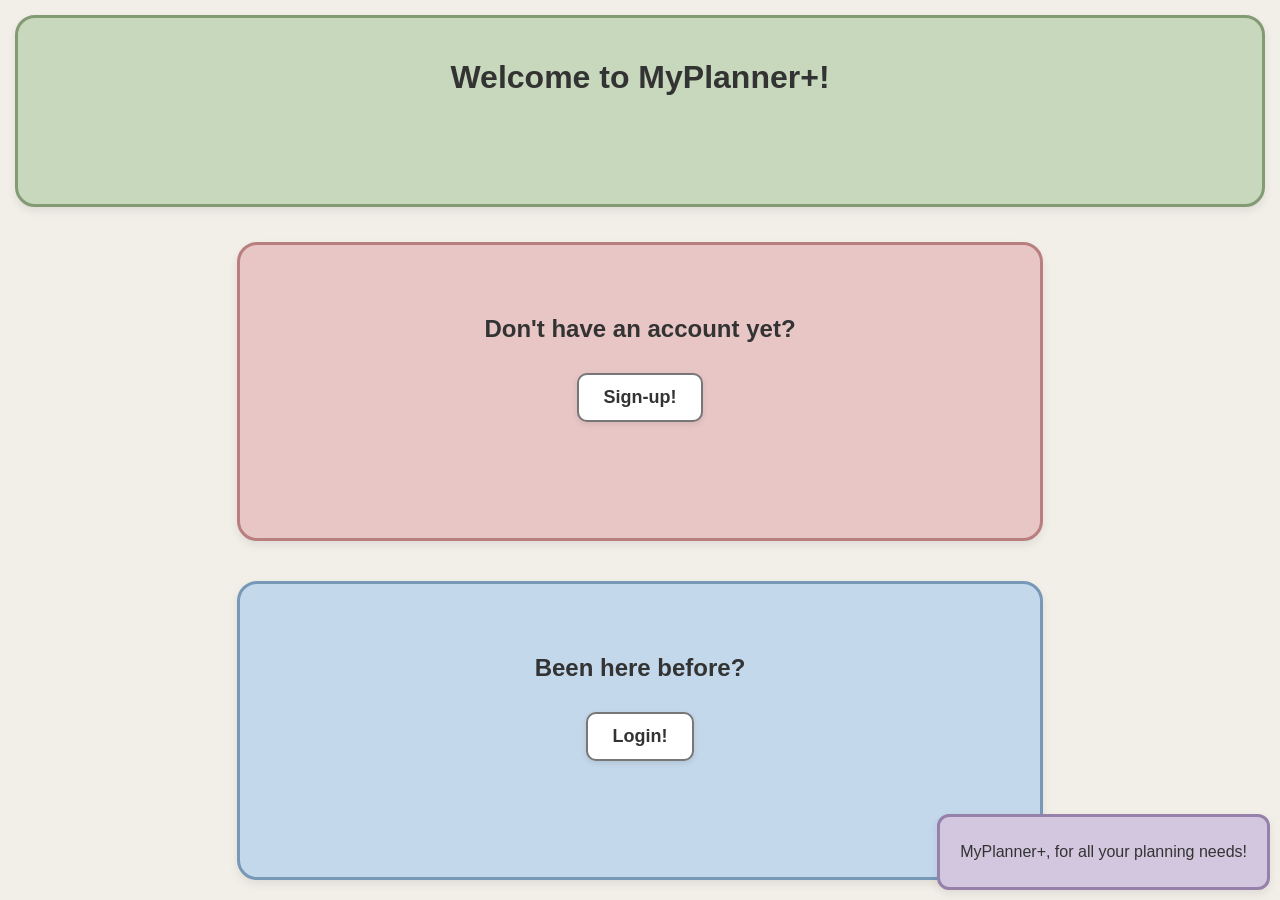
<file: Landing Page/index.html>
<!DOCTYPE html>
<html lang="en">
<head>
    <meta charset="utf-8">
    <meta name="author" content="Group 4">
    <meta name="description" content="Landing page for MyPlanner+">
    <title>MyPlanner+</title>
    <link rel="stylesheet" href="style.css">
</head>
<body>
    <header>
        <h1>Welcome to MyPlanner+!</h1>
    </header>

    <section>
        <h2>Don't have an account yet?</h2>
        <a href="signup.html">Sign-up!</a>
    </section>

    <section>
        <h2>Been here before?</h2>
        <a href="login.html">Login!</a>
    </section>

    <footer>
        <p>MyPlanner+, for all your planning needs!</p>
    </footer>
</body>
</html>
</file>
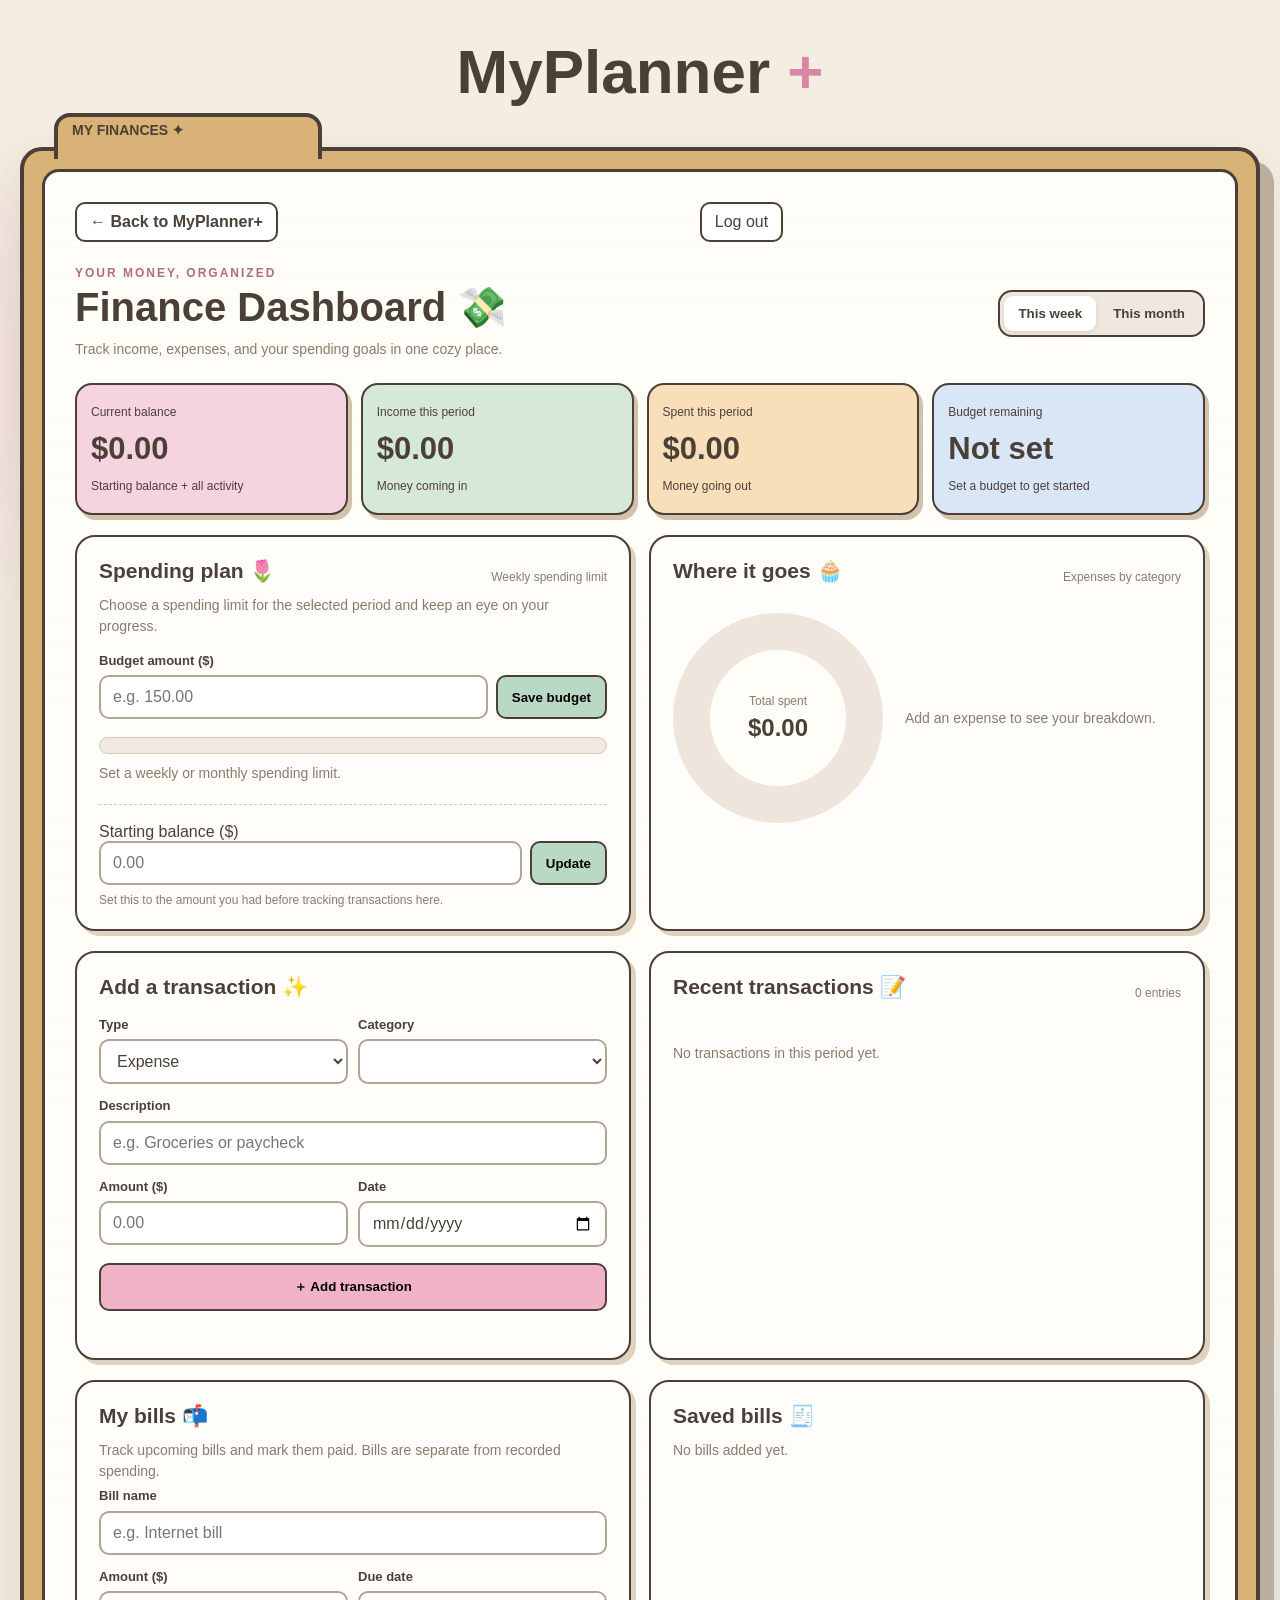
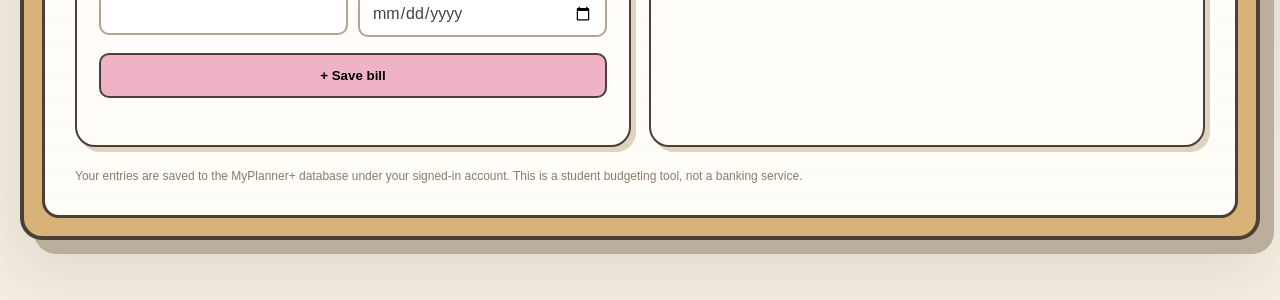
<file: finance.html>
<!DOCTYPE html>
<html lang="en">
  <head>
    <meta charset="utf-8"/>
    <meta content="width=device-width, initial-scale=1.0" name="viewport"/>
    <title>
      MyPlanner+ Finance
    </title>
    <link href="css/finance.css" rel="stylesheet"/>
    <script defer src="js/api.js"></script>
    <script defer="" src="js/finance.js">
    </script>
  </head>
  <body>
    <h1 class="app-title">
      MyPlanner
      <span>
        +
      </span>
    </h1>
    <main class="folder">
      <div class="folder-label">
        MY FINANCES ✦
      </div>
      <section class="paper finance-page" id="financePage">
        <div class="topline">
          <a class="back-link" href="MyPlannerPlus.html">
            ← Back to MyPlanner+
          </a>
          <button class="back-link" id="logoutButton" type="button">Log out</button>
          <span class="finance-muted" id="financePeriodDate">
          </span>
        </div>
        <div class="finance-heading">
          <div>
            <div class="finance-eyebrow">
              YOUR MONEY, ORGANIZED
            </div>
            <h2>
              Finance Dashboard 💸
            </h2>
            <p class="finance-muted">
              Track income, expenses, and your spending goals in one cozy place.
            </p>
          </div>
          <div aria-label="Summary period" class="finance-period">
            <button class="active" id="financeWeek" type="button">
              This week
            </button>
            <button id="financeMonth" type="button">
              This month
            </button>
          </div>
        </div>
        <div class="finance-stats">
          <article class="finance-stat balance">
            <span>
              Current balance
            </span>
            <strong id="financeBalance">
              $0.00
            </strong>
            <small>
              Starting balance + all activity
            </small>
          </article>
          <article class="finance-stat earned">
            <span>
              Income this period
            </span>
            <strong id="financeIncome">
              $0.00
            </strong>
            <small>
              Money coming in
            </small>
          </article>
          <article class="finance-stat spent">
            <span>
              Spent this period
            </span>
            <strong id="financeSpent">
              $0.00
            </strong>
            <small>
              Money going out
            </small>
          </article>
          <article class="finance-stat remaining">
            <span>
              Budget remaining
            </span>
            <strong id="financeRemaining">
              Not set
            </strong>
            <small id="financeBudgetHint">
              Set a budget to get started
            </small>
          </article>
        </div>
        <div class="finance-panels">
          <section class="finance-panel">
            <div class="finance-panel-title">
              <h3>
                Spending plan 🌷
              </h3>
              <span id="financePeriodLabel">
                Weekly spending limit
              </span>
            </div>
            <p class="finance-muted">
              Choose a spending limit for the selected period and keep an eye on your progress.
            </p>
            <form class="finance-inline-form" id="budgetForm">
              <label for="budgetAmount">
                Budget amount ($)
              </label>
              <div class="finance-input-row">
                <input id="budgetAmount" max="99999999.99" min="0" placeholder="e.g. 150.00" required="" step="0.01" type="number"/>
                <button type="submit">
                  Save budget
                </button>
              </div>
            </form>
            <div aria-label="Budget used" aria-valuemax="100" aria-valuemin="0" aria-valuenow="0" class="finance-progress" id="budgetProgress" role="progressbar">
              <div id="budgetProgressFill">
              </div>
            </div>
            <p class="finance-muted" id="budgetSummary">
              Set a weekly or monthly spending limit.
            </p>
            <form class="starting-balance" id="startingBalanceForm">
              <label for="startingBalance">
                Starting balance ($)
              </label>
              <div class="finance-input-row">
                <input id="startingBalance" max="99999999.99" min="0" placeholder="0.00" required="" step="0.01" type="number"/>
                <button type="submit">
                  Update
                </button>
              </div>
              <p class="finance-footnote">
                Set this to the amount you had before tracking transactions here.
              </p>
            </form>
          </section>
          <section class="finance-panel">
            <div class="finance-panel-title">
              <h3>
                Where it goes 🧁
              </h3>
              <span>
                Expenses by category
              </span>
            </div>
            <div class="finance-chart-row">
              <div aria-label="No expenses for this period" class="finance-donut" id="financeDonut" role="img">
                <div class="finance-donut-center">
                  <span>
                    Total spent
                  </span>
                  <strong id="financeDonutTotal">
                    $0.00
                  </strong>
                </div>
              </div>
              <div class="finance-legend" id="financeLegend">
                <p class="finance-muted">
                  Add an expense to see your breakdown.
                </p>
              </div>
            </div>
          </section>
        </div>
        <div class="finance-panels">
          <section class="finance-panel">
            <h3>
              Add a transaction ✨
            </h3>
            <form class="finance-transaction-form" id="transactionForm">
              <div class="finance-form-grid">
                <div>
                  <label for="transactionType">
                    Type
                  </label>
                  <select id="transactionType">
                    <option value="expense">
                      Expense
                    </option>
                    <option value="income">
                      Income
                    </option>
                  </select>
                </div>
                <div>
                  <label for="transactionCategory">
                    Category
                  </label>
                  <select id="transactionCategory">
                  </select>
                </div>
              </div>
              <label for="transactionDescription">
                Description
              </label>
              <input id="transactionDescription" maxlength="100" placeholder="e.g. Groceries or paycheck" required=""/>
              <div class="finance-form-grid">
                <div>
                  <label for="transactionAmount">
                    Amount ($)
                  </label>
                  <input id="transactionAmount" max="99999999.99" min="0.01" placeholder="0.00" required="" step="0.01" type="number"/>
                </div>
                <div>
                  <label for="transactionDate">
                    Date
                  </label>
                  <input id="transactionDate" required="" type="date"/>
                </div>
              </div>
              <button class="finance-add-button" type="submit">
                ＋ Add transaction
              </button>
              <p aria-live="polite" class="finance-message" id="financeMessage">
              </p>
            </form>
          </section>
          <section class="finance-panel">
            <div class="finance-panel-title">
              <h3>
                Recent transactions 📝
              </h3>
              <span id="transactionCount">
                0 entries
              </span>
            </div>
            <div class="finance-transaction-list" id="transactionList">
              <p class="finance-muted finance-empty">
                No transactions in this period yet.
              </p>
            </div>
          </section>
        </div>
        <div class="finance-panels">
          <section class="finance-panel">
            <h3>My bills 📬</h3>
            <p class="finance-muted">Track upcoming bills and mark them paid. Bills are separate from recorded spending.</p>
            <form id="billForm" class="finance-transaction-form">
              <label for="billName">Bill name</label>
              <input id="billName" maxlength="255" placeholder="e.g. Internet bill" required>
              <div class="finance-form-grid">
                <div><label for="billAmount">Amount ($)</label>
                  <input id="billAmount" type="number" min="0" max="99999999.99" step="0.01" required></div>
                <div><label for="billDueDate">Due date</label>
                  <input id="billDueDate" type="date"></div>
              </div>
              <button class="finance-add-button" type="submit">+ Save bill</button>
              <p id="billMessage" class="finance-message" role="status"></p>
            </form>
          </section>
          <section class="finance-panel">
            <h3>Saved bills 🧾</h3>
            <div id="billList" class="finance-transaction-list">
              <p class="finance-muted">No bills added yet.</p>
            </div>
          </section>
        </div>
        <p class="notice">Your entries are saved to the MyPlanner+ database under your signed-in account. This is a student budgeting tool, not a banking service.</p>
      </section>
    </main>
  </body>
</html>
</file>
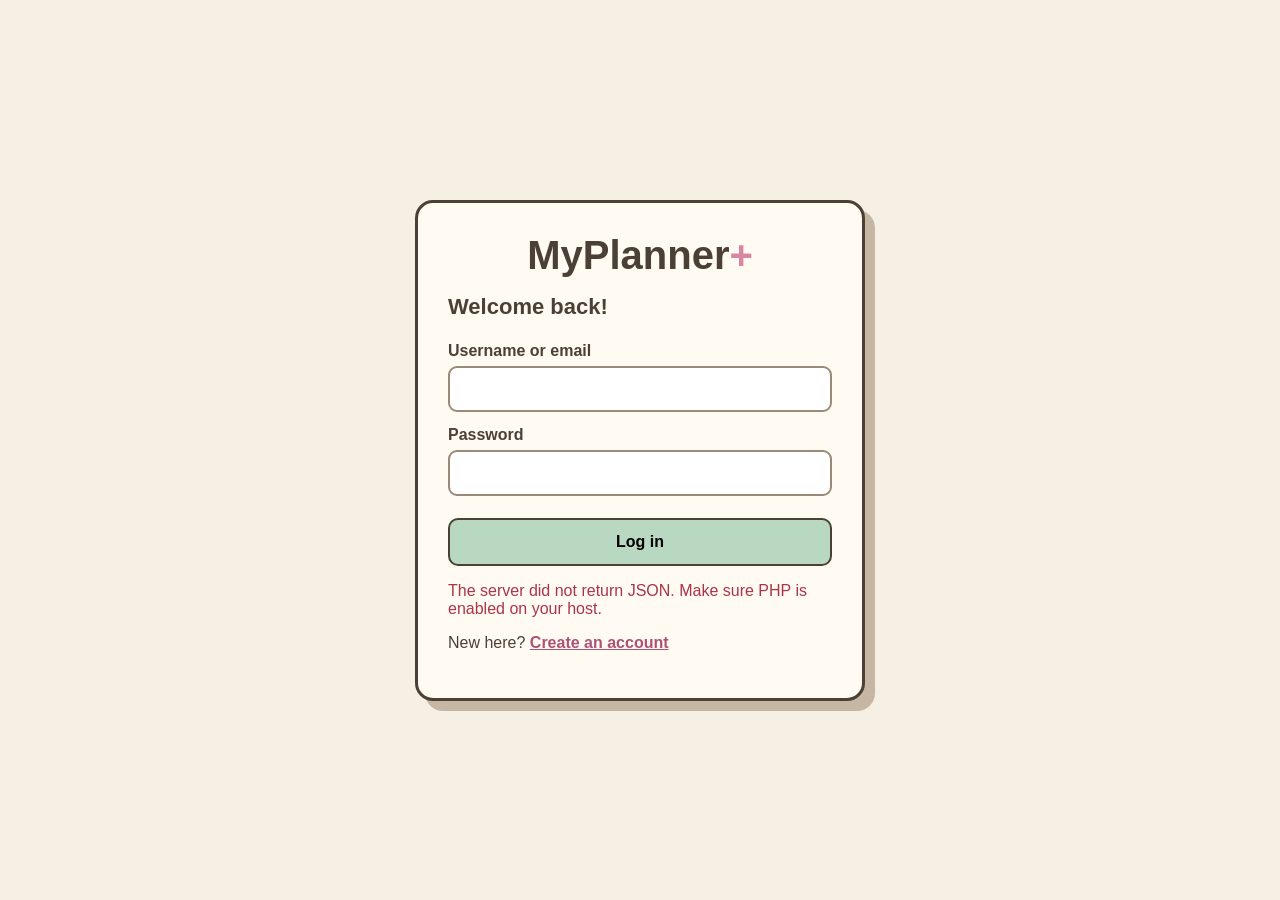
<file: login.html>
<!DOCTYPE html>
<html lang="en">
<head>
  <meta charset="utf-8">
  <meta name="viewport" content="width=device-width, initial-scale=1">
  <title>Log in — MyPlanner+</title>
  <link rel="stylesheet" href="css/auth.css">
  <script defer src="js/api.js"></script>
  <script defer src="js/auth.js"></script>
</head>
<body>
  <main class="auth-card">
    <h1>MyPlanner<span>+</span></h1>
    <h2>Welcome back!</h2>
    <form id="authForm" data-action="login">
      <label for="email">Username or email</label>
      <input id="email" type="text" maxlength="100" autocomplete="username" required>
      <label for="password">Password</label>
      <input id="password" type="password" autocomplete="current-password" required>
      <button type="submit">Log in</button>
      <p id="authMessage" role="alert" aria-live="polite"></p>
    </form>
    <p>New here? <a href="signup.html">Create an account</a></p>
  </main>
</body>
</html>
</file>
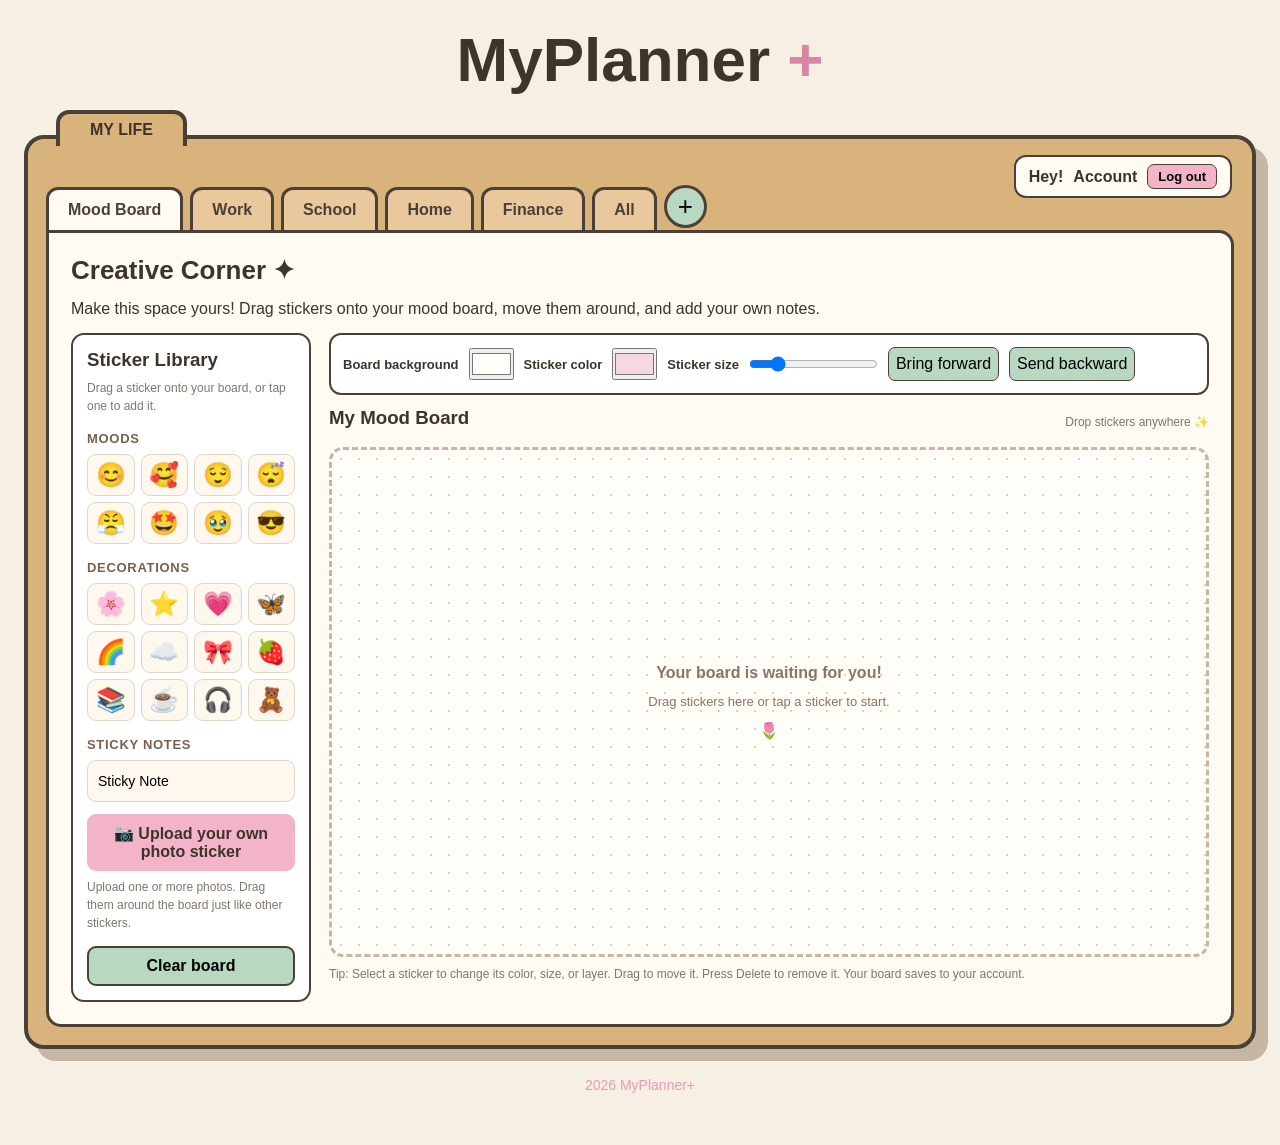
<file: MyPlannerPlus.html>
<!DOCTYPE html>
<html lang="en">
<head>
    <!-- Sets the character encoding so text and emojis display correctly -->
    <meta charset="utf-8"/>

    <!-- Makes the website responsive on different screen sizes -->
    <meta content="width=device-width, initial-scale=1.0" name="viewport"/>

    <!-- Title displayed in the browser tab -->
    <title>MyPlanner+</title>

    <!-- Connects the CSS file that controls the planner's appearance -->
    <link href="css/planner.css" rel="stylesheet"/>

    <!-- Connects the JavaScript file used for backend API communication -->
    <script defer src="js/api.js"></script>

    <!-- Connects the JavaScript file that handles planner interactions -->
    <script defer src="js/planner.js"></script>
</head>

<body>
    <!-- Main application title -->
    <h1 class="app-title">
        MyPlanner
        <span class="plus">+</span>
    </h1>

    <!-- Main folder container that holds the planner interface -->
    <div class="planner-folder">

        <!-- Label displayed at the top of the planner -->
        <div class="folder-label">
            MY LIFE
        </div>

        <!-- Displays the logged-in user's name and logout option -->
        <div class="user-name">
            <span id="userGreeting">Hey!</span>
            <span id="currentUserName">Account</span>

            <!-- JavaScript handles logging the user out -->
            <button id="logoutButton" type="button">
                Log out
            </button>
        </div>

        <!-- Navigation tabs used to switch between planner categories -->
        <nav class="tabs" id="tabs">

            <!-- Mood Board is the default active tab -->
            <button class="tab active" data-category="creative">
                Mood Board
            </button>

            <!-- Opens the Work calendar -->
            <button class="tab" data-category="work">
                Work
            </button>

            <!-- Opens the School calendar -->
            <button class="tab" data-category="school">
                School
            </button>

            <!-- Opens the Home calendar -->
            <button class="tab" data-category="home">
                Home
            </button>

            <!-- Navigates to the separate Finance page -->
            <a href="finance.html" class="tab">
                Finance
            </a>

            <!-- Displays events and tasks from all categories -->
            <button class="tab" data-category="all">
                All
            </button>

            <!-- Allows users to create their own custom folder -->
            <button
                aria-label="Add folder"
                class="add-tab"
                id="addFolderBtn">
                +
            </button>
        </nav>

        <!-- Main content area that changes depending on the selected tab -->
        <main class="folder-content">

            <!-- MOOD BOARD SECTION -->
            <!-- Allows users to decorate a personal board with stickers,
                 sticky notes, and uploaded photos -->
            <section id="creativePage">

                <h2 class="section-title">
                    Creative Corner ✦
                </h2>

                <!-- Instructions explaining how to use the mood board -->
                <p class="creative-description">
                    Make this space yours! Drag stickers onto your mood board,
                    move them around, and add your own notes.
                </p>

                <!-- Layout containing the sticker library and mood board -->
                <div class="mood-layout">

                    <!-- STICKER LIBRARY -->
                    <!-- Contains stickers that users can add to their board -->
                    <aside class="sticker-library panel">

                        <h3>Sticker Library</h3>

                        <p class="library-hint">
                            Drag a sticker onto your board, or tap one to add it.
                        </p>

                        <!-- MOOD STICKERS -->
                        <!-- Each button contains a different emoji sticker -->
                        <!-- data-sticker identifies the emoji for JavaScript -->
                        <!-- draggable allows users to drag stickers onto the board -->
                        <div class="sticker-category">

                            <h4>Moods</h4>

                            <div class="sticker-options">
                                <button class="sticker-option" data-sticker="😊" draggable="true" title="Happy">😊</button>
                                <button class="sticker-option" data-sticker="🥰" draggable="true" title="Loved">🥰</button>
                                <button class="sticker-option" data-sticker="😌" draggable="true" title="Calm">😌</button>
                                <button class="sticker-option" data-sticker="😴" draggable="true" title="Tired">😴</button>
                                <button class="sticker-option" data-sticker="😤" draggable="true" title="Stressed">😤</button>
                                <button class="sticker-option" data-sticker="🤩" draggable="true" title="Excited">🤩</button>
                                <button class="sticker-option" data-sticker="🥹" draggable="true" title="Emotional">🥹</button>
                                <button class="sticker-option" data-sticker="😎" draggable="true" title="Confident">😎</button>
                            </div>
                        </div>

                        <!-- DECORATION STICKERS -->
                        <!-- Provides additional emojis for customizing the board -->
                        <div class="sticker-category">

                            <h4>Decorations</h4>

                            <div class="sticker-options">
                                <button class="sticker-option" data-sticker="🌸" draggable="true">🌸</button>
                                <button class="sticker-option" data-sticker="⭐" draggable="true">⭐</button>
                                <button class="sticker-option" data-sticker="💗" draggable="true">💗</button>
                                <button class="sticker-option" data-sticker="🦋" draggable="true">🦋</button>
                                <button class="sticker-option" data-sticker="🌈" draggable="true">🌈</button>
                                <button class="sticker-option" data-sticker="☁️" draggable="true">☁️</button>
                                <button class="sticker-option" data-sticker="🎀" draggable="true">🎀</button>
                                <button class="sticker-option" data-sticker="🍓" draggable="true">🍓</button>
                                <button class="sticker-option" data-sticker="📚" draggable="true">📚</button>
                                <button class="sticker-option" data-sticker="☕" draggable="true">☕</button>
                                <button class="sticker-option" data-sticker="🎧" draggable="true">🎧</button>
                                <button class="sticker-option" data-sticker="🧸" draggable="true">🧸</button>
                            </div>
                        </div>

                        <!-- STICKY NOTE OPTION -->
                        <!-- Allows users to add a note to their mood board -->
                        <div class="sticker-category">

                            <h4>Sticky Notes</h4>

                            <div class="sticker-options note-options">

                                <!-- Single sticky note template -->
                                <button
                                    class="sticker-option note-sticker"
                                    data-color="default"
                                    data-sticker=""
                                    draggable="true"
                                    id="mainNoteSticker">
                                    Sticky Note
                                </button>
                            </div>
                        </div>

                        <!-- PHOTO UPLOAD -->
                        <!-- Lets users upload their own images as stickers -->
                        <div class="mood-upload-tools">

                            <label for="moodBoardPhotoUpload">
                                📷 Upload your own photo sticker
                            </label>

                            <!-- Accepts image files and allows multiple uploads -->
                            <input
                                accept="image/*"
                                id="moodBoardPhotoUpload"
                                multiple=""
                                type="file"/>

                            <p class="library-hint">
                                Upload one or more photos. Drag them around
                                the board just like other stickers.
                            </p>
                        </div>

                        <!-- Button used to remove all items from the mood board -->
                        <button
                            class="primary-button clear-mood-board-button"
                            id="clearMoodBoard"
                            type="button">
                            Clear board
                        </button>
                    </aside>

                    <!-- MOOD BOARD DISPLAY -->
                    <div class="mood-board-wrap">

                        <!-- CUSTOMIZATION TOOLS -->
                        <!-- Allows users to change board and sticker appearance -->
                        <div class="board-customize panel">

                            <!-- Changes the background color of the board -->
                            <label for="boardBackground">
                                Board background
                            </label>
                            <input
                                type="color"
                                id="boardBackground"
                                value="#fffdf8">

                            <!-- Changes the color of supported stickers -->
                            <label for="stickerColor">
                                Sticker color
                            </label>
                            <input
                                type="color"
                                id="stickerColor"
                                value="#f6d7e2">

                            <!-- Slider used to resize selected stickers -->
                            <label for="stickerSize">
                                Sticker size
                            </label>
                            <input
                                type="range"
                                id="stickerSize"
                                min="30"
                                max="220"
                                value="65">

                            <!-- Changes the selected sticker's layer order -->
                            <button type="button" id="bringForward">
                                Bring forward
                            </button>

                            <button type="button" id="sendBackward">
                                Send backward
                            </button>
                        </div>

                        <!-- Mood board heading -->
                        <div class="mood-board-heading">
                            <h3>My Mood Board</h3>

                            <span class="board-tip">
                                Drop stickers anywhere ✨
                            </span>
                        </div>

                        <!-- Main area where stickers and photos are placed -->
                        <!-- JavaScript manages adding, moving, and saving items -->
                        <div
                            aria-label="Your personal mood board"
                            class="mood-board"
                            id="moodBoard">

                            <!-- Placeholder displayed when the board is empty -->
                            <div class="board-empty" id="boardEmpty">
                                Your board is waiting for you!
                                <br/>
                                <span>
                                    Drag stickers here or tap a sticker to start.
                                </span>
                                🌷
                            </div>
                        </div>

                        <!-- Instructions for editing stickers -->
                        <p class="board-help">
                            Tip: Select a sticker to change its color, size,
                            or layer. Drag to move it. Press Delete to remove it.
                            Your board saves to your account.
                        </p>
                    </div>
                </div>
            </section>

            <!-- CALENDAR SECTION -->
            <!-- Initially hidden because the Mood Board opens by default -->
            <!-- JavaScript displays this section when a calendar tab is selected -->
            <section class="hidden" id="calendarPage">

                <!-- Calendar title can change based on the selected category -->
                <h2 class="section-title" id="calendarTitle">
                    Calendar
                </h2>

                <!-- CALENDAR NAVIGATION -->
                <!-- Allows users to move between months or return to today -->
                <div class="calendar-toolbar">

                    <button class="toolbar-button" id="prevMonth">
                        ← Previous
                    </button>

                    <!-- JavaScript inserts the current month and year here -->
                    <div class="month-heading" id="monthHeading"></div>

                    <button class="toolbar-button" id="nextMonth">
                        Next →
                    </button>

                    <button class="secondary-button" id="todayBtn">
                        Today
                    </button>
                </div>

                <!-- CALENDAR GRID -->
                <div class="calendar-wrapper">
                    <div class="calendar">

                        <!-- Displays the seven days of the week -->
                        <div class="calendar-header">
                            <div>SUN</div>
                            <div>MON</div>
                            <div>TUE</div>
                            <div>WED</div>
                            <div>THU</div>
                            <div>FRI</div>
                            <div>SAT</div>
                        </div>

                        <!-- JavaScript dynamically generates the calendar dates -->
                        <div class="calendar-grid" id="calendarGrid"></div>
                    </div>
                </div>

                <!-- Button to expand or collapse additional planner details -->
                <!-- aria-expanded helps communicate the state to screen readers -->
                <div class="details-toggle-row">
                    <button
                        aria-controls="calendarDetails"
                        aria-expanded="false"
                        class="details-toggle"
                        id="toggleCalendarDetails"
                        type="button">
                        ✏️ Show planner details
                    </button>
                </div>

                <!-- PLANNER DETAILS -->
                <!-- Hidden until the user clicks the details toggle button -->
                <div class="calendar-details hidden" id="calendarDetails">

                    <div class="below-calendar">

                        <!-- EVENTS PANEL -->
                        <!-- Displays events for the selected calendar date -->
                        <section class="panel">
                            <h3>📅 Events</h3>

                            <!-- Shows the date currently selected by the user -->
                            <div
                                class="selected-date-title"
                                id="selectedDateTitle">
                            </div>

                            <!-- JavaScript inserts the events for this date -->
                            <div id="eventList"></div>

                            <!-- Opens the event form modal -->
                            <button
                                class="primary-button add-event-button"
                                id="addEventBtn">
                                + Add event to this date
                            </button>
                        </section>

                        <!-- TO-DO LIST PANEL -->
                        <!-- Allows users to create and manage tasks -->
                        <section class="panel">
                            <h3>✏️ To-Do List</h3>

                            <!-- Form used to add a new task -->
                            <form class="todo-form" id="todoForm">

                                <!-- Limits task names to 160 characters -->
                                <input
                                    aria-label="New task"
                                    id="todoInput"
                                    maxlength="160"
                                    placeholder="Add a task..."
                                    type="text"/>

                                <!-- Submits the new task -->
                                <button type="submit">+</button>
                            </form>

                            <!-- JavaScript displays the user's tasks here -->
                            <div id="todoList"></div>
                        </section>

                        <!-- WEEKLY TO-DO PANEL -->
                        <!-- Displays a summary of calendar events for the week -->
                        <section
                            class="panel work-week-panel"
                            id="workWeekPanel">

                            <h3>🗓️ This Week's To-Dos</h3>

                            <p class="empty-note">
                                All calendar events for this week appear here,
                                including events from all calendars.
                            </p>

                            <!-- Displays the current week's date range -->
                            <div
                                class="selected-date-title"
                                id="workWeekRange">
                            </div>

                            <!-- JavaScript inserts weekly items here -->
                            <div id="workWeekTodoList"></div>
                        </section>
                    </div>

                    <!-- CALENDAR CREATIVE CORNER -->
                    <!-- Allows users to decorate individual calendar dates -->
                    <section class="compact-creative">

                        <div class="compact-creative-head">
                            <h3>✨ A Little Creative Corner</h3>

                            <span class="board-tip">
                                Decorate the selected calendar date with
                                stickers or your own photos
                            </span>
                        </div>

                        <!-- Displays the selected date for sticker customization -->
                        <div
                            class="selected-date-title"
                            id="creativeStickerDate">
                        </div>

                        <!-- CALENDAR STICKER TOOLS -->
                        <!-- Each button adds a decoration to the selected date -->
                        <div
                            aria-label="Add decorations to selected calendar date"
                            class="calendar-sticker-tools">

                            <button aria-label="Add flower sticker" data-calendar-sticker="🌸" type="button">🌸</button>
                            <button aria-label="Add star sticker" data-calendar-sticker="⭐" type="button">⭐</button>
                            <button aria-label="Add heart sticker" data-calendar-sticker="💗" type="button">💗</button>
                            <button aria-label="Add butterfly sticker" data-calendar-sticker="🦋" type="button">🦋</button>
                            <button aria-label="Add cloud sticker" data-calendar-sticker="☁️" type="button">☁️</button>
                            <button aria-label="Add bow sticker" data-calendar-sticker="🎀" type="button">🎀</button>

                            <!-- Allows users to upload a photo for a calendar date -->
                            <label for="calendarStickerUpload">
                                📷 Upload photo sticker
                            </label>

                            <input
                                accept="image/*"
                                id="calendarStickerUpload"
                                type="file"/>

                            <!-- Removes decorations from the selected date -->
                            <button
                                class="secondary-button clear-calendar-stickers-button"
                                id="clearCalendarStickers"
                                type="button">
                                Clear this date
                            </button>
                        </div>

                        <!-- Instructions for resizing and removing decorations -->
                        <p class="calendar-sticker-note">
                            Choose a calendar date, add a sticker or photo,
                            then use its Size slider (50%–200%) to resize it.
                            Use Remove to delete a single sticker.
                            Changes save to your account.
                        </p>

                        <!-- Displays stickers attached to the selected date -->
                        <div
                            aria-label="Stickers on selected date"
                            class="calendar-sticker-preview"
                            id="calendarStickerPreview">
                        </div>
                    </section>
                </div>
            </section>
        </main>
    </div>

    <!-- FOOTER -->
    <!-- Displays the application name and year -->
    <footer class="footer">
        2026 MyPlanner+
    </footer>

    <!-- ADD EVENT MODAL -->
    <!-- Popup form used to create a new calendar event -->
    <!-- aria-modal and role identify this as a dialog -->
    <div
        aria-labelledby="eventModalTitle"
        aria-modal="true"
        class="modal"
        id="eventModal"
        role="dialog">

        <!-- Form containing the event information -->
        <form class="modal-box" id="eventForm">

            <h2 id="eventModalTitle">
                Add calendar event
            </h2>

            <!-- Event name is required and limited to 120 characters -->
            <label for="eventName">
                Event name
            </label>
            <input
                id="eventName"
                maxlength="120"
                placeholder="e.g. Club meeting"
                required=""/>

            <!-- Date is required for every calendar event -->
            <label for="eventDate">
                Date
            </label>
            <input
                id="eventDate"
                required=""
                type="date"/>

            <!-- Time is optional so users can create events without a time -->
            <label for="eventTime">
                Time (optional)
            </label>
            <input
                id="eventTime"
                type="time"/>

            <!-- Buttons to cancel or save the event -->
            <div class="modal-actions">

                <!-- JavaScript handles closing the modal -->
                <button
                    class="secondary-button"
                    id="cancelEvent"
                    type="button">
                    Cancel
                </button>

                <!-- Submits the event form -->
                <button class="primary-button" type="submit">
                    Save event
                </button>
            </div>
        </form>
    </div>

    <!-- CREATE FOLDER MODAL -->
    <!-- Popup form that lets users add custom planner categories -->
    <div
        aria-labelledby="folderModalTitle"
        aria-modal="true"
        class="modal"
        id="folderModal"
        role="dialog">

        <form class="modal-box" id="folderForm">

            <h2 id="folderModalTitle">
                Create folder
            </h2>

            <!-- User enters a custom folder name -->
            <!-- Maximum of 25 characters prevents overly long tab names -->
            <label for="folderName">
                Folder name
            </label>

            <input
                id="folderName"
                maxlength="25"
                placeholder="e.g. Fitness, Travel"
                required=""/>

            <!-- Buttons to cancel or create the folder -->
            <div class="modal-actions">

                <button
                    class="secondary-button"
                    id="cancelFolder"
                    type="button">
                    Cancel
                </button>

                <!-- Submits the folder creation form -->
                <button class="primary-button" type="submit">
                    Create
                </button>
            </div>
        </form>
    </div>
</body>
</html>
</file>
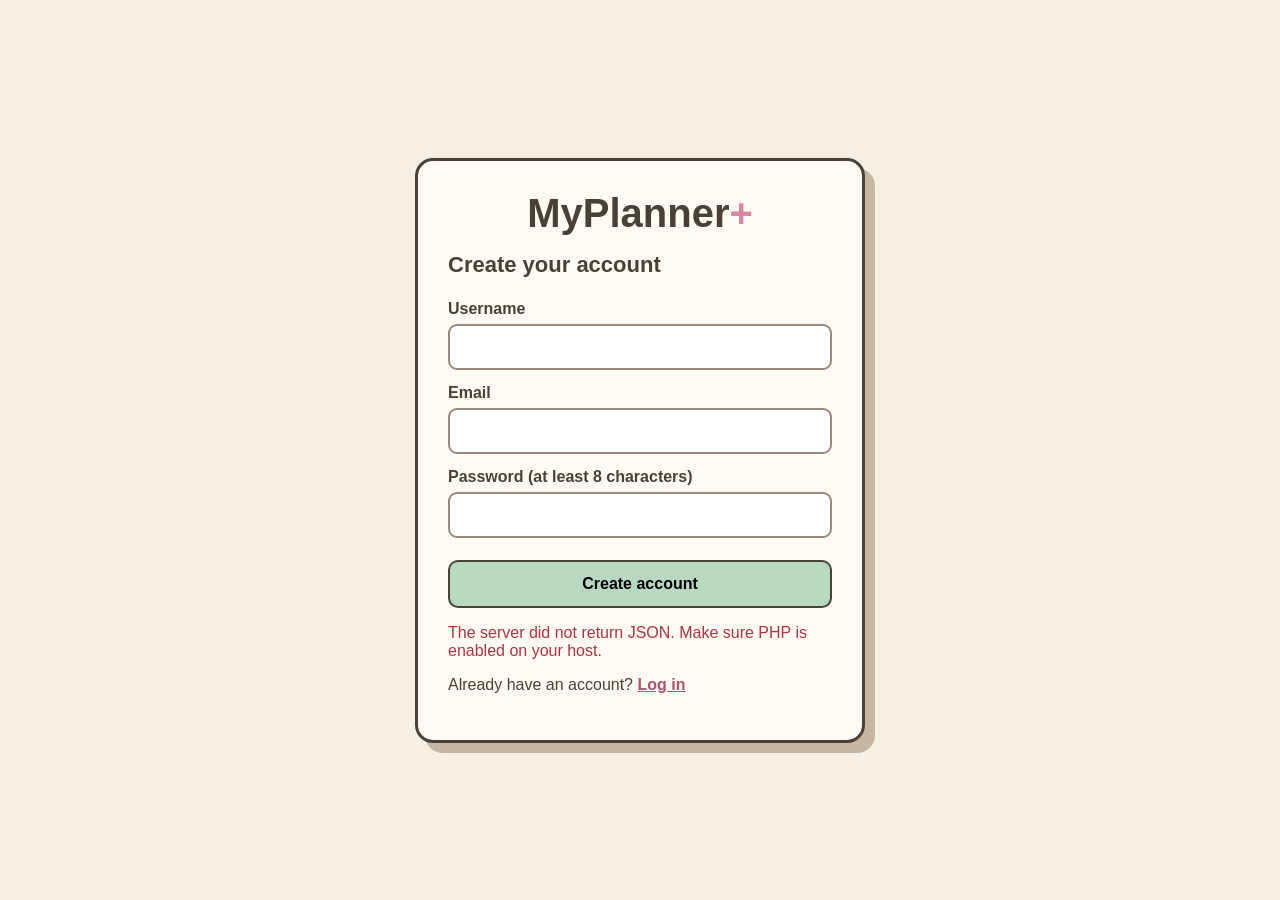
<file: signup.html>
<!DOCTYPE html>
<html lang="en">
<head>
  <meta charset="utf-8">
  <meta name="viewport" content="width=device-width, initial-scale=1">
  <title>Sign up — MyPlanner+</title>
  <link rel="stylesheet" href="css/auth.css">
  <script defer src="js/api.js"></script>
  <script defer src="js/auth.js"></script>
</head>
<body>
  <main class="auth-card">
    <h1>MyPlanner<span>+</span></h1>
    <h2>Create your account</h2>
    <form id="authForm" data-action="register">
      <label for="name">Username</label>
      <input id="name" type="text" maxlength="50" autocomplete="username" required>
      <label for="email">Email</label>
      <input id="email" type="email" maxlength="100" autocomplete="email" required>
      <label for="password">Password (at least 8 characters)</label>
      <input id="password" type="password" minlength="8" maxlength="256" autocomplete="new-password" required>
      <button type="submit">Create account</button>
      <p id="authMessage" role="alert" aria-live="polite"></p>
    </form>
    <p>Already have an account? <a href="login.html">Log in</a></p>
  </main>
</body>
</html>
</file>
<file: Landing Page/style.css>
body {
    margin: 0;
    min-height: 100vh;

    display: grid;
    grid-template-columns: 1fr;
    grid-template-rows: auto auto auto;

    font-family: Arial, sans-serif;

    background-color: #F2EEE8;
    color: #333333;
}

/* Header */
header {
    text-align: center;

    padding: 20px;
    margin: 15px;

    background-color: #C7D8BC;
    border: 3px solid #829B72;
    border-radius: 20px;

    box-shadow: 0 4px 10px rgba(0, 0, 0, 0.08);
}

/* Sign-up and Login sections */
section {
    text-align: center;

    margin: 20px auto;
    padding: 50px;

    width: 70%;
    max-width: 700px;

    display: flex;
    flex-direction: column;
    align-items: center;

    border-radius: 20px;

    box-shadow: 0 4px 10px rgba(0, 0, 0, 0.08);
}

/* Sign-up section */
section:first-of-type {
    background-color: #E8C6C6;
    border: 3px solid #B97F7F;
}

/* Login section */
section:nth-of-type(2) {
    background-color: #C4D8EB;
    border: 3px solid #7898B8;
}

/* Buttons */
section a {
    display: inline-block;

    padding: 12px 25px;
    margin-top: 10px;

    background-color: #FFFFFF;
    color: #333333;

    border: 2px solid #777777;
    border-radius: 10px;

    text-decoration: none;
    font-size: 18px;
    font-weight: bold;

    box-shadow: 0 2px 6px rgba(0, 0, 0, 0.10);
}

section a:hover {
    background-color: #EEEEEE;
}

/* Footer */
footer {
    position: fixed;

    bottom: 10px;
    right: 10px;

    padding: 10px 20px;

    background-color: #D3C7DF;
    border: 3px solid #9581AA;
    border-radius: 12px;

    text-align: center;

    box-shadow: 0 4px 10px rgba(0, 0, 0, 0.08);
}
</file>
<file: css/finance.css>
* {
  box-sizing: border-box;
  margin: 0;
  padding: 0;
}

:root {
  --cream: #fffaf0;
  --paper: #fffdf7;
  --brown: #4b4037;
  --muted: #8a7b6d;
  --pink: #efb2c7;
  --pink-dark: #d986a4;
  --green: #b9d9c5;
  --blue: #b9d6ed;
  --yellow: #f5df91;
  --purple: #d6c1e8;
  --orange: #efbd94;
  --folder: #d8b277;
  --shadow: #bcae9d;
}

body {
  font-family: "Trebuchet MS","Comic Sans MS",Arial,sans-serif;
  background: radial-gradient(circle at 10% 20%,rgba(239,178,199,.35),transparent 14%),radial-gradient(circle at 90% 80%,rgba(185,214,237,.35),transparent 15%),#f4ede2;
  color: var(--brown);
  min-height: 100vh;
  padding: 36px 20px 60px;
}

.app-title {
  text-align: center;
  font-size: clamp(38px,6vw,62px);
  margin-bottom: 40px;
}

.app-title span {
  color: var(--pink-dark);
}

.folder {
  max-width: 1300px;
  margin: auto;
  background: var(--folder);
  border: 4px solid var(--brown);
  border-radius: 22px;
  padding: 18px;
  box-shadow: 14px 14px 0 var(--shadow),0 25px 60px rgba(60,45,30,.12);
  position: relative;
}

.folder:before {
  content: "";
  position: absolute;
  width: 260px;
  height: 42px;
  left: 30px;
  top: -38px;
  background: var(--folder);
  border: 4px solid var(--brown);
  border-bottom: none;
  border-radius: 16px 16px 0 0;
}

.folder-label {
  position: absolute;
  left: 48px;
  top: -29px;
  font-weight: bold;
  font-size: 14px;
  z-index: 2;
}

.paper {
  background: linear-gradient(rgba(75,64,55,.025) 1px,transparent 1px),var(--paper);
  background-size: 100% 25px;
  border: 3px solid var(--brown);
  border-radius: 17px;
  min-height: 700px;
  padding: 30px;
  position: relative;
}

.topline {
  display: flex;
  justify-content: space-between;
  align-items: center;
  gap: 12px;
  flex-wrap: wrap;
  margin-bottom: 24px;
}

.back-link {
  display: inline-block;
  color: var(--brown);
  text-decoration: none;
  border: 2px solid var(--brown);
  border-radius: 10px;
  background: #fff;
  padding: 9px 13px;
  font-weight: bold;
}

.finance-heading,.finance-panel-title {
  display: flex;
  justify-content: space-between;
  align-items: center;
  gap: 14px;
  flex-wrap: wrap;
}

.finance-heading {
  margin-bottom: 23px;
}

.finance-heading h2 {
  font-size: clamp(28px,4vw,40px);
  margin: 4px 0 8px;
}

.finance-eyebrow {
  font-size: 12px;
  letter-spacing: 2px;
  font-weight: 800;
  color: #b16b85;
}

.finance-muted {
  color: var(--muted);
  font-size: 14px;
  line-height: 1.5;
}

.finance-period {
  display: flex;
  background: #f0e8df;
  border: 2px solid var(--brown);
  padding: 4px;
  border-radius: 14px;
  gap: 3px;
}

.finance-period button {
  background: transparent;
  border: 0;
  padding: 10px 14px;
  border-radius: 9px;
  cursor: pointer;
  font-weight: 700;
  color: var(--brown);
}

.finance-period button.active {
  background: white;
  box-shadow: 0 2px 5px #b4a18a55;
}

.finance-stats {
  display: grid;
  grid-template-columns: repeat(4,minmax(0,1fr));
  gap: 13px;
  margin-bottom: 20px;
}

.finance-stat {
  border: 2px solid var(--brown);
  border-radius: 17px;
  padding: 18px 14px;
  min-width: 0;
  box-shadow: 4px 5px 0 #d2c1ad;
}

.finance-stat.balance {
  background: #f5d3df;
}

.finance-stat.earned {
  background: #d6e9d9;
}

.finance-stat.spent {
  background: #f8dfba;
}

.finance-stat.remaining {
  background: #d9e6f6;
}

.finance-stat span,.finance-stat small {
  display: block;
  font-size: 12px;
  line-height: 1.5;
}

.finance-stat strong {
  display: block;
  font-size: clamp(20px,2.6vw,31px);
  margin: 10px 0;
  overflow-wrap: anywhere;
}

.finance-negative {
  color: #aa354a;
}

.finance-panels {
  display: grid;
  grid-template-columns: 1fr 1fr;
  gap: 18px;
  margin-bottom: 20px;
}

.finance-panel {
  border: 2px solid var(--brown);
  border-radius: 20px;
  background: #fffdf9;
  padding: 22px;
  box-shadow: 5px 5px 0 #dfd2bf;
  min-width: 0;
}

.finance-panel h3 {
  font-size: 21px;
  margin-bottom: 12px;
}

.finance-panel-title span {
  font-size: 12px;
  color: var(--muted);
}

.finance-inline-form {
  margin: 16px 0 12px;
}

.finance-inline-form label,.finance-transaction-form label {
  display: block;
  font-size: 13px;
  font-weight: 700;
  margin-bottom: 7px;
}

.finance-input-row {
  display: flex;
  gap: 8px;
}

.finance-input-row input {
  flex: 1;
  min-width: 0;
}

.finance-panel input,.finance-panel select {
  padding: 11px 12px;
  border: 2px solid #b3a393;
  border-radius: 10px;
  background: white;
  font: inherit;
  width: 100%;
  color: var(--brown);
}

.finance-input-row button,.finance-add-button {
  border: 2px solid var(--brown);
  border-radius: 10px;
  background: var(--green);
  font-weight: 800;
  cursor: pointer;
  padding: 10px 14px;
}

.finance-progress {
  height: 17px;
  background: #f1e9e1;
  border: 1px solid #d7c9b8;
  border-radius: 20px;
  overflow: hidden;
  margin: 18px 0 9px;
}

.finance-progress div {
  height: 100%;
  width: 0;
  background: #83b99b;
  transition: width .2s;
}

.starting-balance {
  border-top: 1px dashed #d6c9b8;
  padding-top: 18px;
  margin-top: 20px;
}

.finance-footnote {
  font-size: 12px;
  color: var(--muted);
  margin-top: 8px;
}

.finance-chart-row {
  display: flex;
  align-items: center;
  gap: 22px;
  margin-top: 18px;
  flex-wrap: wrap;
}

.finance-donut {
  height: 210px;
  width: 210px;
  max-width: 100%;
  aspect-ratio: 1;
  border-radius: 50%;
  display: grid;
  place-items: center;
  flex-shrink: 0;
  background: conic-gradient(#eee6dc 0% 100%);
}

.finance-donut-center {
  width: 65%;
  height: 65%;
  border-radius: 50%;
  background: var(--paper);
  display: flex;
  flex-direction: column;
  justify-content: center;
  align-items: center;
  text-align: center;
  padding: 8px;
}

.finance-donut-center span {
  font-size: 12px;
  color: var(--muted);
}

.finance-donut-center strong {
  font-size: clamp(17px,2.5vw,24px);
  margin-top: 6px;
  overflow-wrap: anywhere;
}

.finance-legend {
  flex: 1;
  min-width: 145px;
}

.finance-legend-item {
  display: flex;
  align-items: center;
  gap: 7px;
  font-size: 12px;
  margin: 10px 0;
}

.finance-legend-item i {
  width: 11px;
  height: 11px;
  border-radius: 3px;
  flex-shrink: 0;
}

.finance-legend-item span {
  flex: 1;
}

.finance-legend-item strong {
  white-space: nowrap;
}

.finance-transaction-form {
  display: grid;
  gap: 8px;
}

.finance-transaction-form label {
  margin-top: 6px;
  margin-bottom: 0;
}

.finance-form-grid {
  display: grid;
  grid-template-columns: 1fr 1fr;
  gap: 10px;
}

.finance-form-grid label {
  margin-bottom: 7px;
}

.finance-add-button {
  background: var(--pink);
  margin-top: 8px;
  padding: 13px;
}

.finance-message {
  font-size: 13px;
  min-height: 17px;
  color: #377e53;
}

.finance-transaction-list {
  max-height: 360px;
  overflow-y: auto;
  margin-top: 12px;
}

.finance-transaction {
  display: flex;
  align-items: center;
  gap: 10px;
  padding: 12px 0;
  border-bottom: 1px solid #eee5da;
}

.finance-transaction>div {
  flex: 1;
  min-width: 0;
}

.finance-transaction strong,.finance-transaction small {
  display: block;
  overflow-wrap: anywhere;
}

.finance-transaction small {
  color: var(--muted);
  font-size: 12px;
  margin-top: 3px;
}

.finance-transaction>span {
  font-weight: 800;
  white-space: nowrap;
}

.finance-plus {
  color: #31784b;
}

.finance-minus {
  color: #b44961;
}

.finance-transaction button {
  border: 0;
  background: #f8e6e9;
  color: #9c4052;
  border-radius: 8px;
  cursor: pointer;
  font-size: 20px;
  padding: 2px 10px;
}

.finance-empty {
  padding: 20px 0;
}

.notice {
  font-size: 12px;
  color: var(--muted);
  margin-top: 14px;
  line-height: 1.5;
}

@media (max-width:1050px) {
  .finance-stats {
    grid-template-columns: repeat(2,minmax(0,1fr));
  }
  .finance-panels {
    grid-template-columns: 1fr;
  }
}

@media (max-width:550px) {
  body {
    padding: 25px 10px 50px;
  }
  .folder {
    padding: 12px;
  }
  .paper {
    padding: 18px;
    border-radius: 12px;
  }
  .finance-stats {
    grid-template-columns: 1fr 1fr;
  }
  .finance-stat {
    padding: 12px 10px;
  }
  .finance-stat strong {
    font-size: 20px;
  }
  .finance-panel {
    padding: 15px;
  }
  .finance-donut {
    width: 190px;
    height: 190px;
  }
  .finance-input-row {
    flex-wrap: wrap;
  }
  .finance-input-row button {
    width: 100%;
  }
  .finance-form-grid {
    grid-template-columns: 1fr;
  }
  .folder:before {
    width: 190px;
  }
}

#logoutButton { font: inherit; cursor: pointer; }

.bill-row button { font: 700 12px 'Trebuchet MS', Arial, sans-serif; padding: 6px 9px; white-space: nowrap; }
@media (max-width: 550px) { .bill-row { flex-wrap: wrap; } }
</file>
<file: css/auth.css>
* { box-sizing: border-box; }
body { margin: 0; min-height: 100vh; display: grid; place-items: center;
  background: #f5efe4; color: #4b4036; padding: 24px;
  font-family: 'Trebuchet MS', Arial, sans-serif; }
.auth-card { width: min(450px, 100%); background: #fffaf2; padding: 30px;
  border: 3px solid #4b4036; border-radius: 18px; box-shadow: 10px 10px #c6b6a4; }
h1 { font-size: 40px; text-align: center; margin: 0 0 16px; }
h1 span { color: #d986a4; }
h2 { font-size: 22px; margin: 10px 0 22px; }
label { display: block; margin: 14px 0 6px; font-weight: bold; }
input { width: 100%; padding: 12px; border: 2px solid #9b8a79; border-radius: 9px; font: inherit; }
button { margin-top: 22px; width: 100%; padding: 13px; background: #b8d8c2;
  border: 2px solid #4b4036; border-radius: 10px; font: inherit; font-weight: bold; cursor: pointer; }
button:disabled { opacity: .6; cursor: wait; }
a { color: #ad5274; font-weight: bold; }
#authMessage { color: #aa354a; min-height: 1.4em; }
</file>
<file: css/planner.css>
* {
  box-sizing: border-box;
  margin: 0;
  padding: 0;
}

:root {
  --cream: #f5efe4;
  --paper: #fffaf2;
  --brown: #4b4036;
  --tan: #d9b37c;
  --pink: #f3b4c9;
  --green: #b8d8c2;
  --blue: #b8d5ed;
  --pink-dark: #d986a4;
}

body {
  font-family: "Trebuchet MS",Arial,sans-serif;
  background: var(--cream);
  color: #3d342c;
  padding: 24px;
}

button,input,select {
  font: inherit;
}

button {
  cursor: pointer;
}

.app {
  max-width: 1400px;
  margin: auto;
  min-height: 90vh;
}

.app-title {
  text-align: center;
  font-size: clamp(38px,6vw,62px);
  margin-bottom: 40px;
}

.app-title span {
  color: var(--pink-dark);
}

.top-title {
  text-align: center;
  font-size: clamp(2rem,4vw,2.8rem);
  margin: 12px 0 28px;
}

.planner-folder {
  max-width: 1250px;
  margin: auto;
  background: var(--tan);
  border: 4px solid var(--brown);
  border-radius: 20px;
  padding: 18px;
  box-shadow: 12px 12px 0 #c6b6a4;
  position: relative;
}

.folder-label {
  position: absolute;
  top: -29px;
  left: 28px;
  background: var(--tan);
  border: 4px solid var(--brown);
  border-bottom: 0;
  padding: 7px 30px;
  border-radius: 13px 13px 0 0;
  font-weight: bold;
}

.user-name {
  position: absolute;
  top: 16px;
  right: 20px;
  background: var(--paper);
  padding: 7px 13px;
  border: 2px solid var(--brown);
  border-radius: 12px;
  font-weight: bold;
}

.tabs {
  display: flex;
  align-items: flex-end;
  gap: 7px;
  flex-wrap: wrap;
  margin-top: 28px;
  padding-right: 130px;
}

.tab {
  padding: 11px 19px;
  background: #e8c89c;
  border: 3px solid var(--brown);
  border-bottom: 0;
  border-radius: 12px 12px 0 0;
  font-weight: bold;
  color: var(--brown);
  text-decoration: none;
}

.tab.active {
  background: var(--paper);
}

.add-tab {
  width: 43px;
  height: 43px;
  border: 3px solid var(--brown);
  border-radius: 50%;
  background: var(--green);
  font-size: 26px;
  margin-bottom: 2px;
}

.folder-content {
  background: var(--paper);
  border: 3px solid var(--brown);
  min-height: 600px;
  border-radius: 0 15px 15px 15px;
  padding: 22px;
  position: relative;
}

.section-title {
  font-size: 26px;
  margin-bottom: 14px;
}

.hidden {
  display: none !important;
}

.calendar-toolbar {
  display: flex;
  align-items: center;
  justify-content: space-between;
  gap: 12px;
  flex-wrap: wrap;
  margin: 12px 0 18px;
}

.month-heading {
  font-size: 23px;
  font-weight: bold;
  text-align: center;
  flex: 1;
}

.toolbar-button,.primary-button,.secondary-button {
  border: 2px solid var(--brown);
  border-radius: 9px;
  padding: 9px 14px;
  background: var(--green);
  font-weight: bold;
}

.secondary-button {
  background: #f2d8df;
}

.calendar-wrapper {
  overflow-x: auto;
}

.calendar {
  min-width: 690px;
  border: 3px solid var(--brown);
  border-radius: 12px;
  overflow: hidden;
}

.calendar-header,.calendar-grid {
  display: grid;
  grid-template-columns: repeat(7,minmax(0,1fr));
}

.calendar-header {
  background: var(--tan);
  font-weight: bold;
  text-align: center;
}

.calendar-header div {
  padding: 11px 4px;
  border-right: 1px solid var(--brown);
}

.day {
  min-height: 112px;
  border-right: 1px solid #cfc3b6;
  border-top: 1px solid #cfc3b6;
  padding: 7px;
  background: #fffdf8;
  cursor: pointer;
  overflow: hidden;
}

.day:hover {
  background: #fff1d9;
}

.day.outside {
  background: #f0e9df;
  color: #a69b8e;
}

.day.today {
  outline: 3px solid #b8d8c2;
  outline-offset: -3px;
}

.day-number {
  font-weight: bold;
  margin-bottom: 6px;
}

.day-decorations {
  display: flex;
  flex-wrap: wrap;
  gap: 2px;
  margin-top: 4px;
  align-items: center;
}

.calendar-deco-emoji {
  font-size: 15px;
  line-height: 1.15;
}

.calendar-deco-photo {
  width: 25px;
  height: 25px;
  object-fit: cover;
  border: 1px solid #fff;
  border-radius: 5px;
  box-shadow: 0 1px 3px #0002;
}

.event-chip {
  display: block;
  font-size: 11px;
  padding: 4px 5px;
  margin-top: 4px;
  border-radius: 5px;
  background: var(--pink);
  overflow: hidden;
  text-overflow: ellipsis;
  white-space: nowrap;
}

.event-chip.work {
  background: var(--green);
}

.event-chip.school {
  background: var(--blue);
}

.event-chip.home {
  background: #f2d58b;
}

.event-chip.other {
  background: #cdb9e8;
}

.details-toggle-row {
  display: flex;
  justify-content: flex-end;
  margin-top: 18px;
}

.details-toggle {
  border: 2px solid var(--brown);
  border-radius: 10px;
  padding: 10px 15px;
  background: var(--pink);
  font-weight: bold;
}

.calendar-details {
  margin-top: 12px;
}

.below-calendar {
  display: grid;
  grid-template-columns: repeat(2,minmax(0,1fr));
  gap: 18px;
  margin-top: 0;
}

.compact-creative {
  margin-top: 18px;
  border: 2px solid var(--brown);
  border-radius: 12px;
  padding: 14px;
  background: #fff8ef;
}

.compact-creative-head {
  display: flex;
  align-items: center;
  justify-content: space-between;
  gap: 8px;
  flex-wrap: wrap;
  margin-bottom: 10px;
}

.compact-creative-head h3 {
  font-size: 18px;
}

.mini-board {
  min-height: 78px;
  display: flex;
  flex-wrap: wrap;
  align-items: center;
  gap: 8px;
  padding: 10px;
  border: 2px dashed #c9b5a0;
  border-radius: 10px;
  background: #fffdf8;
}

.mini-board-item {
  border: 0;
  border-radius: 8px;
  padding: 5px 8px;
  background: #f7e3ed;
  font-size: 24px;
  cursor: pointer;
}

.mini-board-item:nth-child(3n+2) {
  background: #d9eddf;
}

.mini-board-item:nth-child(3n) {
  background: #e0eafa;
}

.mini-board-empty {
  font-size: 13px;
  color: #81766b;
}

.mini-sticker-tools {
  display: flex;
  gap: 6px;
  flex-wrap: wrap;
  margin-top: 9px;
}

.mini-sticker-tools button {
  border: 1px solid #cfc3b6;
  background: #fff;
  border-radius: 8px;
  padding: 5px 9px;
  font-size: 19px;
}

.calendar-sticker-tools {
  display: flex;
  align-items: center;
  gap: 7px;
  flex-wrap: wrap;
  margin: 10px 0;
}

.calendar-sticker-tools button,.calendar-sticker-tools label {
  border: 1px solid #cfc3b6;
  background: #fff;
  border-radius: 8px;
  padding: 7px 10px;
  font-size: 17px;
  cursor: pointer;
}

.calendar-sticker-tools input {
  display: none;
}

.calendar-sticker-note {
  font-size: 13px;
  color: #81766b;
  margin-top: 7px;
}

.calendar-sticker-preview {
  display: flex;
  gap: 7px;
  flex-wrap: wrap;
  align-items: center;
}

.calendar-sticker-preview .calendar-deco-photo {
  width: 44px;
  height: 44px;
}

.calendar-sticker-preview .calendar-deco-emoji {
  font-size: 26px;
  cursor: pointer;
  border: 1px solid #e5d8c9;
  border-radius: 8px;
  padding: 3px 6px;
  background: #fff;
}

.calendar-sticker-preview button {
  border: 0;
  background: transparent;
}

.panel {
  border: 2px solid var(--brown);
  border-radius: 12px;
  padding: 15px;
  background: #fff;
}

.panel h3 {
  margin-bottom: 12px;
}

.selected-date-title {
  font-size: 18px;
  font-weight: bold;
  margin-bottom: 10px;
}

.event-row,.todo-item {
  display: flex;
  align-items: center;
  gap: 8px;
  justify-content: space-between;
  background: #f5e6b8;
  padding: 8px;
  border-radius: 7px;
  margin-top: 7px;
}

.event-row small {
  display: block;
  opacity: .75;
}

.delete-button {
  border: 0;
  background: transparent;
  color: #8b3434;
  font-size: 18px;
  padding: 2px 6px;
}

.todo-form {
  display: flex;
  gap: 7px;
}

.todo-form input,.modal-box input,.modal-box select {
  width: 100%;
  min-width: 0;
  padding: 10px;
  border: 2px solid #c7bcb0;
  border-radius: 8px;
  background: white;
}

.todo-form button {
  padding: 8px 12px;
  border: 0;
  background: var(--green);
  border-radius: 8px;
}

.todo-item label {
  display: flex;
  align-items: center;
  gap: 8px;
  overflow-wrap: anywhere;
}

.todo-item.done label span {
  text-decoration: line-through;
  opacity: .55;
}

.empty-note {
  color: #81766b;
  font-size: 14px;
  padding: 8px 0;
}

.creative {
  display: grid;
  grid-template-columns: repeat(4,minmax(0,1fr));
  gap: 15px;
  height: 430px;
}

.photo {
  border: 4px solid white;
  box-shadow: 3px 4px 8px #aaa;
  display: flex;
  align-items: center;
  justify-content: center;
  font-size: 42px;
  border-radius: 3px;
}

.photo:nth-child(1) {
  background: #f5b5c8;
}

.photo:nth-child(2) {
  background: #b8d8c2;
}

.photo:nth-child(3) {
  background: #b9d5f0;
}

.photo:nth-child(4) {
  background: #f2d58b;
}

.photo:nth-child(5) {
  background: #cdb9e8;
}

.photo:nth-child(6) {
  background: #f2b48e;
}

.photo:nth-child(7) {
  background: #a9d9d0;
}

.photo:nth-child(8) {
  background: #e9c4d8;
}

.modal {
  display: none;
  position: fixed;
  inset: 0;
  background: #0006;
  align-items: center;
  justify-content: center;
  z-index: 20;
  padding: 15px;
}

.modal.open {
  display: flex;
}

.modal-box {
  background: var(--paper);
  padding: 24px;
  border-radius: 17px;
  border: 3px solid var(--brown);
  width: min(430px,100%);
  box-shadow: 0 12px 40px #0003;
}

.modal-box h2 {
  margin-bottom: 15px;
}

.modal-box label {
  display: block;
  font-size: 14px;
  font-weight: bold;
  margin: 12px 0 5px;
}

.modal-actions {
  display: flex;
  gap: 8px;
  justify-content: flex-end;
  margin-top: 18px;
}

.footer {
  text-align: center;
  color: #e99ab6;
  padding: 28px 10px;
  font-size: 14px;
}

.mood-layout {
  display: grid;
  grid-template-columns: 240px minmax(0,1fr);
  gap: 18px;
  align-items: start;
}

.sticker-library {
  background: #fff;
  border: 2px solid var(--brown);
  border-radius: 13px;
  padding: 14px;
}

.sticker-library h3,.mood-board-heading h3 {
  margin: 0 0 8px;
}

.library-hint,.board-help {
  font-size: 12px;
  color: #81766b;
  line-height: 1.5;
}

.sticker-category {
  margin-top: 16px;
}

.sticker-category h4 {
  font-size: 13px;
  text-transform: uppercase;
  letter-spacing: .7px;
  margin-bottom: 8px;
  color: #79604e;
}

.sticker-options {
  display: grid;
  grid-template-columns: repeat(4,minmax(0,1fr));
  gap: 6px;
}

.sticker-option {
  min-width: 0;
  min-height: 42px;
  border: 1px solid #e0d5c8;
  border-radius: 9px;
  background: #fff8ef;
  font-size: 24px;
  display: flex;
  align-items: center;
  justify-content: center;
  transition: transform .12s,background .12s;
}

.sticker-option:hover {
  transform: translateY(-2px);
  background: #f9e4ec;
}

.note-options {
  grid-template-columns: 1fr;
}

.note-sticker {
  font-size: 14px;
  gap: 6px;
  justify-content: flex-start;
  padding: 7px 10px;
}

.mood-board-wrap {
  min-width: 0;
}

.mood-board-heading {
  display: flex;
  align-items: center;
  justify-content: space-between;
  gap: 10px;
  flex-wrap: wrap;
  margin: 3px 0 10px;
}

.board-tip {
  font-size: 12px;
  color: #81766b;
}

.mood-board {
  position: relative;
  min-height: 510px;
  overflow: hidden;
  border: 3px dashed #c9b5a0;
  border-radius: 14px;
  background-color: #fffdf8;
  background-image: radial-gradient(#dfd1c2 1px,transparent 1px);
  background-size: 18px 18px;
}

.board-empty {
  position: absolute;
  inset: 0;
  display: flex;
  flex-direction: column;
  align-items: center;
  justify-content: center;
  text-align: center;
  color: #8c7561;
  font-weight: bold;
  line-height: 2;
  padding: 20px;
  pointer-events: none;
}

.board-empty span {
  font-size: 13px;
  font-weight: normal;
}

.board-sticker {
  position: absolute;
  display: flex;
  align-items: center;
  justify-content: center;
  min-width: 44px;
  min-height: 44px;
  padding: 5px;
  border: 1px solid transparent;
  border-radius: 8px;
  background: transparent;
  font-size: 35px;
  cursor: grab;
  user-select: none;
  touch-action: none;
  z-index: 1;
}

.board-sticker:active {
  cursor: grabbing;
}

.board-sticker.selected {
  border: 1px dashed #9b7b60;
  background: #fff9e8aa;
}

/* Base Style (Default Yellow) */
.board-sticker.note {
  width: 116px;
  min-height: 100px;
  white-space: pre-wrap;
  overflow-wrap: anywhere;
  align-items: flex-start;
  justify-content: flex-start;
  text-align: left;
  padding: 10px;
  font-size: 24px;
  background: #fff09b;
  border: 1px solid #e2cf6d;
  box-shadow: 2px 4px 7px #0002;
}

/* Color Modifier Classes */
.board-sticker.note.reminder {
  background: #f6d7e2;
  border-color: #e8b8ca;
}

.board-sticker.note.idea {
  background: #cfe8d6;
  border-color: #b0d2b9;
}

.board-sticker.note textarea {
  width: 100%;
  height: 65px;
  resize: none;
  border: 0;
  outline: 0;
  background: transparent;
  font: 13px "Trebuchet MS",Arial,sans-serif;
  color: #3d342c;
}

.board-sticker.photo-sticker {
  width: 100px;
  height: 120px;
  min-width: 60px;
  min-height: 60px;
  padding: 5px;
  background: #fff;
  border: 4px solid #fff;
  box-shadow: 2px 4px 9px #0003;
  border-radius: 3px;
}

.board-sticker.photo-sticker img {
  display: block;
  width: 100%;
  height: 100%;
  object-fit: cover;
  pointer-events: none;
}

.mood-upload-tools {
  display: grid;
  gap: 7px;
  margin-top: 12px;
}

.mood-upload-tools label {
  display: block;
  text-align: center;
  cursor: pointer;
  border: 0;
  border-radius: 9px;
  padding: 10px;
  background: var(--pink);
  font-weight: bold;
  color: #3d342c;
}

#moodBoardPhotoUpload {
  display: none;
}

.board-help {
  margin-top: 8px;
}

@media (max-width:760px) {
  .mood-layout {
    grid-template-columns: 1fr;
  }
  .sticker-options {
    grid-template-columns: repeat(6,minmax(0,1fr));
  }
  .note-options {
    grid-template-columns: repeat(3,minmax(0,1fr));
  }
  .note-sticker {
    justify-content: center;
    padding: 7px 4px;
    font-size: 12px;
  }
  .mood-board {
    min-height: 460px;
  }
  .sticker-library {
    order: 2;
  }
  .mood-board-wrap {
    order: 1;
  }
}

@media (max-width:700px) {
  body {
    padding: 15px;
  }
  .planner-folder {
    padding: 10px;
  }
  .user-name {
    position: static;
    display: table;
    margin-left: auto;
  }
  .tabs {
    padding-right: 0;
    margin-top: 18px;
  }
  .tab {
    padding: 9px 11px;
    font-size: 14px;
  }
  .folder-content {
    padding: 12px;
  }
  .below-calendar {
    grid-template-columns: 1fr;
  }
  .details-toggle-row {
    justify-content: stretch;
  }
  .details-toggle {
    width: 100%;
  }
  .creative {
    grid-template-columns: repeat(2,minmax(0,1fr));
    height: 500px;
  }
  .day {
    min-height: 82px;
    padding: 4px;
  }
  .event-chip {
    font-size: 10px;
    padding: 3px;
  }
  .month-heading {
    font-size: 19px;
  }
}

/* Extracted element styles */
.creative-description {
  margin-bottom: 15px;
}

.clear-mood-board-button {
  width: 100%;
  margin-top: 14px;
}

.add-event-button {
  margin-top: 13px;
}

.work-week-panel {
  grid-column: 1 / -1;
}

.clear-calendar-stickers-button {
  font-size: 13px;
}

/* Signed-in account label and log-out control. */
.user-name { display: flex; gap: 10px; align-items: center; }
#logoutButton { padding: 4px 10px; border: 1px solid var(--brown); border-radius: 7px;
  background: var(--pink); font-size: 13px; font-weight: bold; cursor: pointer; }
/* MyPlanner+ calendar management and mood-board controls */
.custom-tab-wrap {display:inline-flex;align-items:center;position:relative}
.custom-tab-wrap .remove-calendar {align-self:center;border:1px solid #8b3434;background:#fff4f4;color:#8b3434;border-radius:50%;width:23px;height:23px;margin-left:-8px;z-index:2;font-weight:bold}
.board-customize {display:flex;align-items:center;gap:10px;flex-wrap:wrap;margin-bottom:12px;padding:12px}
.board-customize label {font-size:13px;font-weight:bold}
.board-customize input[type=color] {width:45px;height:32px;cursor:pointer}
.board-customize button {border:1px solid var(--brown);border-radius:7px;padding:7px;background:var(--green)}
.board-sticker.note {background-image:none!important}
.board-sticker.note textarea {height:100%;min-height:60px}

/* Calendar date sticker resizing controls */
.calendar-sticker-item { display: flex; flex-direction: column; align-items: center; gap: 7px; padding: 10px; border: 1px solid #e5d8c9; border-radius: 10px; background: #fffdf8; min-width: 112px; }
.calendar-sticker-item .calendar-deco-photo { object-fit: cover; max-width: none; }
.calendar-sticker-size-label { display: flex; flex-direction: column; gap: 3px; align-items: center; font-size: 12px; font-weight: bold; }
.calendar-sticker-size-label input { width: 95px; accent-color: var(--pink-dark); }
.calendar-sticker-preview .calendar-sticker-remove { border: 1px solid #c7bcb0; border-radius: 7px; padding: 5px 9px; background: #f2d8df; font-size: 12px; cursor: pointer; }
</file>
